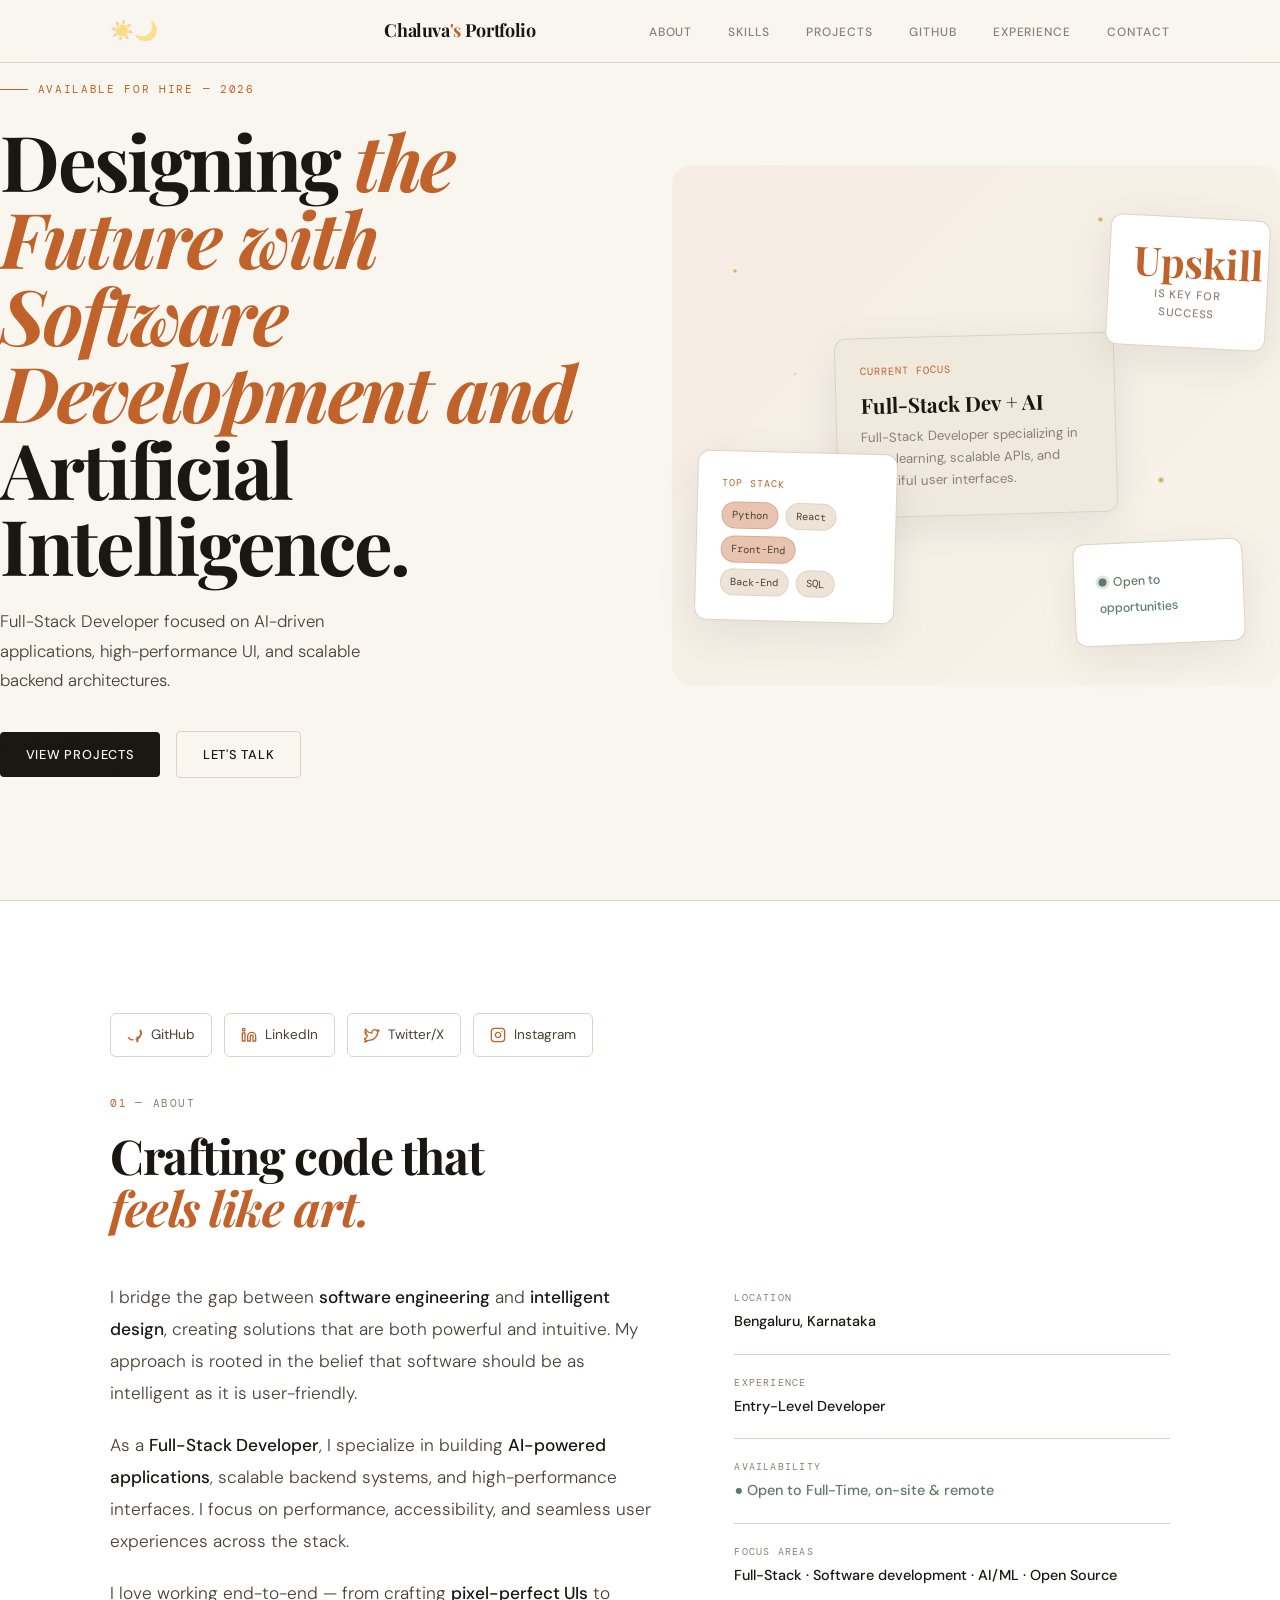
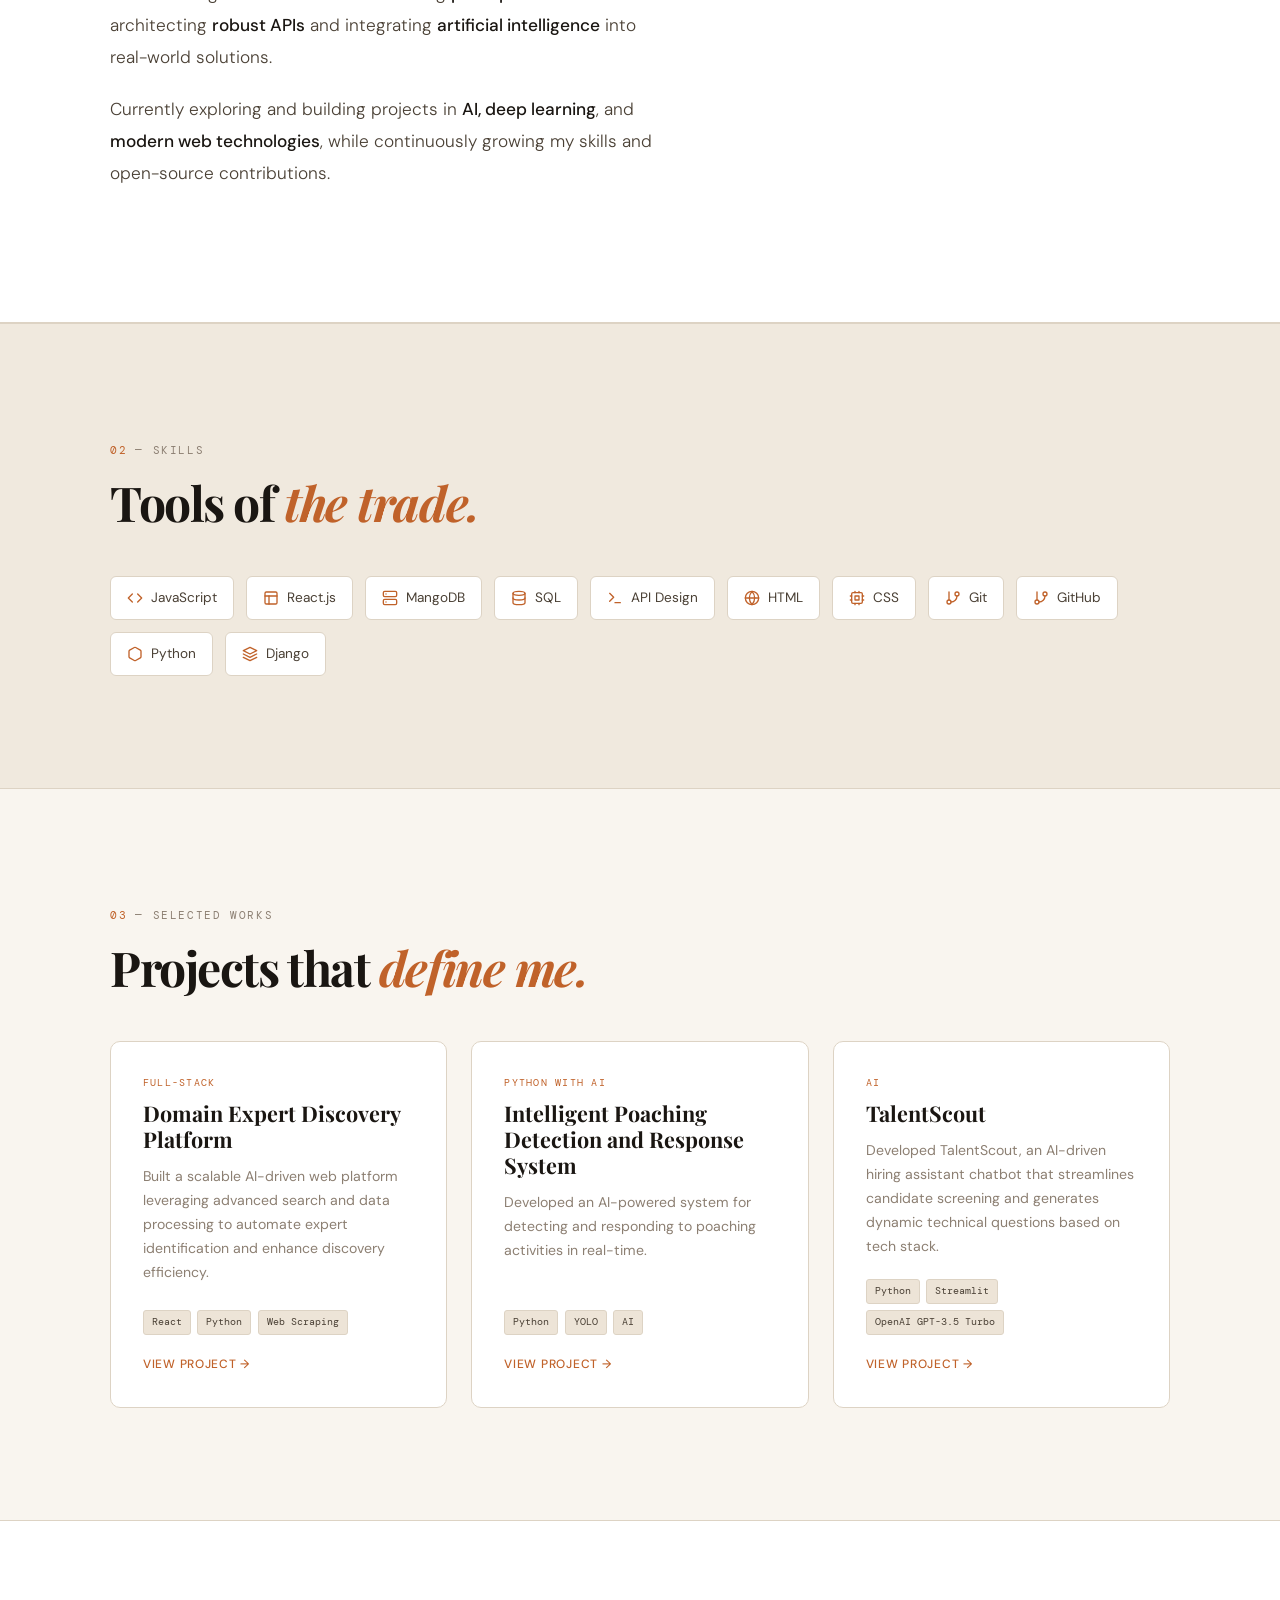
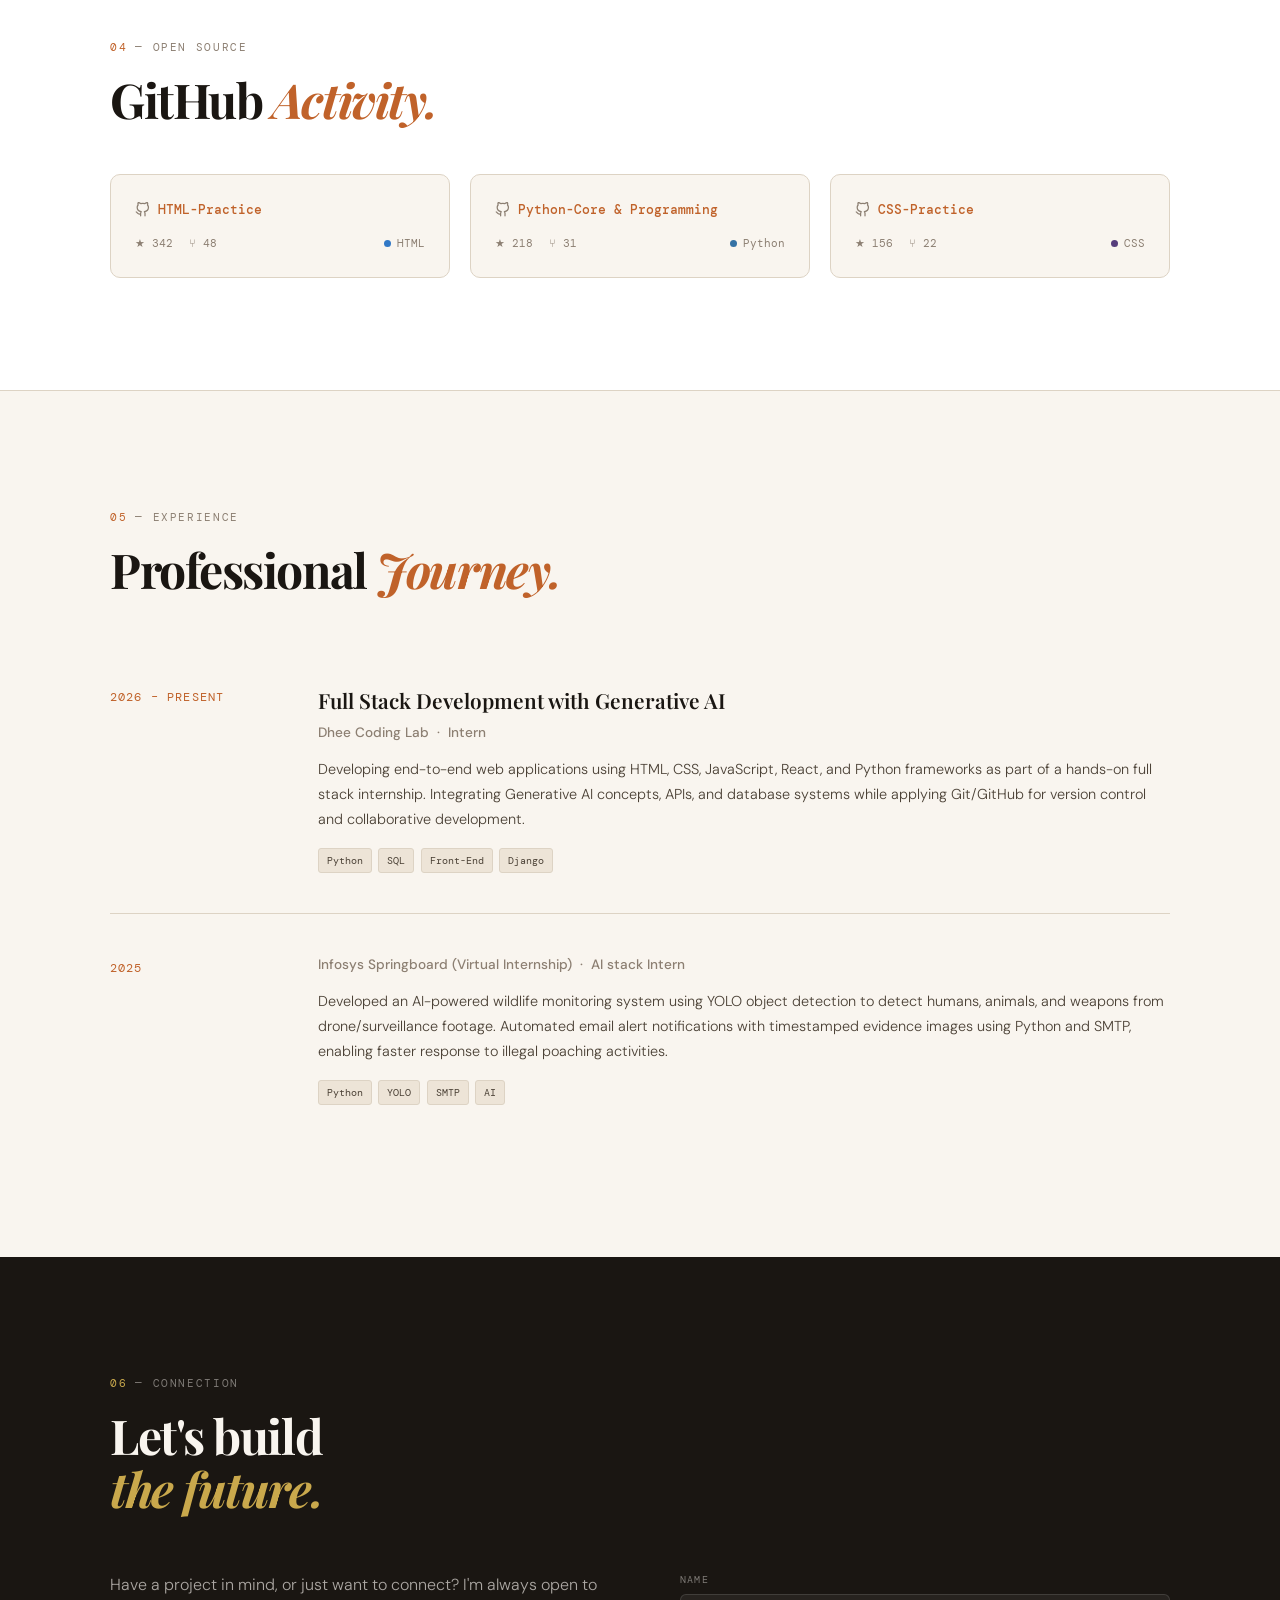
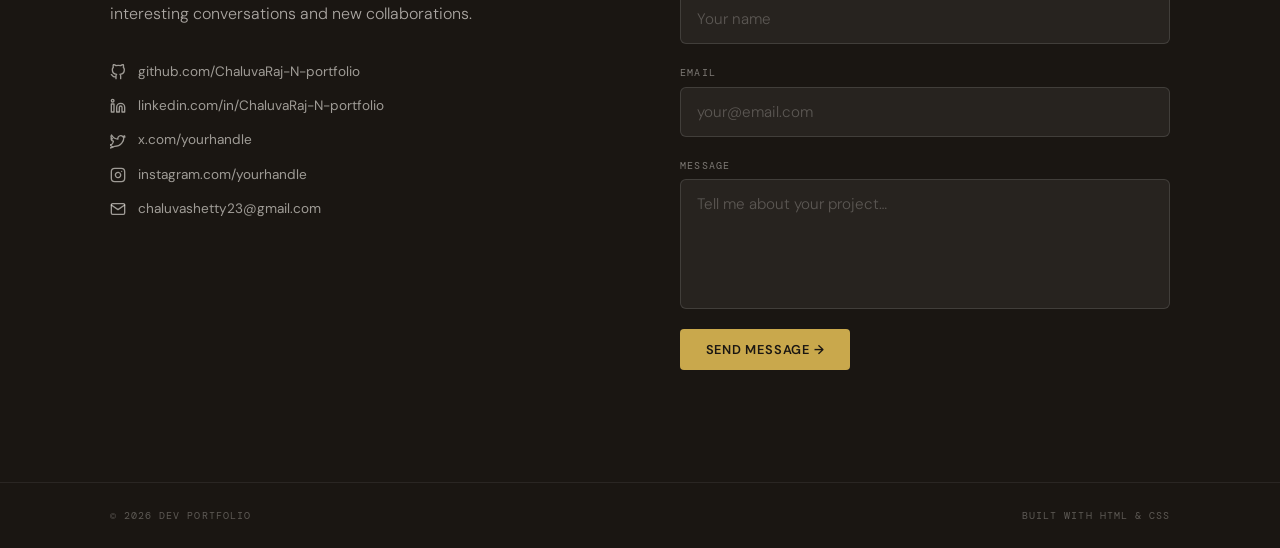
<file: Portfolio1.html>
<!DOCTYPE html>
<html lang="en">
<head>
  <meta charset="UTF-8">
  <meta name="viewport" content="width=device-width, initial-scale=1.0">
  <title>Portfolio — 2026</title>
  <link href="https://fonts.googleapis.com/css2?family=Playfair+Display:ital,wght@0,400;0,600;0,700;1,400;1,600&family=DM+Sans:ital,opsz,wght@0,9..40,300;0,9..40,400;0,9..40,500;1,9..40,300&family=DM+Mono:wght@400;500&display=swap" rel="stylesheet">
  <style>
   
:root {
      --cream: #f9f5ef;
      --cream-dark: #f0e9de;
      --cream-mid: #ede4d7;
      --ink: #1a1612;
      --ink-soft: #4a4035;
      --ink-muted: #8c7f72;
      --rust: #c0622a;
      --sage: #5c7a6a;
      --gold: #c9a84c;
      --blush: #e8c4b0;
      --border: #ddd3c4;
      --shadow: rgba(26,22,18,0.08);
      --ff-display: 'Playfair Display', Georgia, serif;
      --ff-body: 'DM Sans', sans-serif;
      --ff-mono: 'DM Mono', monospace;
      --ease: cubic-bezier(0.25, 0, 0, 1);
    }

    [data-theme="dark"] {
      --cream: #0f0e0d;
      --cream-dark: #1a1714;
      --cream-mid: #25221f;
      --ink: #f5f3ed;
      --ink-soft: #e0ded3;
      --ink-muted: #b8b2a8;
      --border: #403e38;
      --shadow: rgba(15,14,13,0.4);
      --blush: #4a3d33;
    }

    *, *::before, *::after { margin: 0; padding: 0; box-sizing: border-box; }

    html {
      scroll-behavior: smooth;
      background: var(--cream);
      color: var(--ink);
      font-family: var(--ff-body);
      font-size: 16px;
    }

    body {
      line-height: 1.65;
      overflow-x: hidden;
      -webkit-font-smoothing: antialiased;
    }

    a { color: inherit; text-decoration: none; }

    /* ===== NOISE TEXTURE OVERLAY ===== */
    body::before {
      content: '';
      position: fixed;
      inset: 0;
      background-image: url("data:image/svg+xml,%3Csvg viewBox='0 0 256 256' xmlns='http://www.w3.org/2000/svg'%3E%3Cfilter id='noise'%3E%3CfeTurbulence type='fractalNoise' baseFrequency='0.9' numOctaves='4' stitchTiles='stitch'/%3E%3C/filter%3E%3Crect width='100%25' height='100%25' filter='url(%23noise)' opacity='0.04'/%3E%3C/svg%3E");
      pointer-events: none;
      z-index: 9999;
      opacity: 0.35;
      mix-blend-mode: overlay;
    }

    /* CSS Particles for Hero */
    .particles {
      position: absolute;
      inset: 0;
      overflow: hidden;
      pointer-events: none;
    }

    .particle {
      position: absolute;
      background: radial-gradient(circle, var(--gold) 10%, transparent);
      border-radius: 50%;
      animation: float 20s infinite linear;
    }

    .p1 { width: 4px; height: 4px; top: 20%; left: 10%; animation-duration: 25s; animation-delay: 0s; }
    .p2 { width: 6px; height: 6px; top: 60%; left: 80%; animation-duration: 30s; animation-delay: -5s; }
    .p3 { width: 3px; height: 3px; top: 80%; left: 30%; animation-duration: 22s; animation-delay: -10s; }
    .p4 { width: 5px; height: 5px; top: 10%; left: 70%; animation-duration: 28s; animation-delay: -15s; }
    .p5 { width: 2px; height: 2px; top: 40%; left: 20%; animation-duration: 18s; animation-delay: -20s; }

    @keyframes float {
      0% { transform: translateY(100vh) rotate(0deg); opacity: 0; }
      10% { opacity: 1; }
      90% { opacity: 1; }
      100% { transform: translateY(-100vh) rotate(360deg); opacity: 0; }
    }

    /* Dark mode toggle */
    .dark-toggle {
      position: relative;
      display: flex;
      align-items: center;
      cursor: pointer;
      z-index: 101;
    }

    .dark-toggle input {
      opacity: 0;
      position: absolute;
    }

    .dark-toggle span {
      font-size: 1.2rem;
      transition: opacity 0.3s ease;
    }

    .dark-toggle input:checked ~ .toggle-moon { opacity: 1; }
    .dark-toggle input:not(:checked) ~ .toggle-sun { opacity: 1; }
    .toggle-sun, .toggle-moon { opacity: 0.5; }

    #dark-mode:checked ~ * [data-theme="dark"] { display: block; }
    /* Note: Full dark mode via attribute selector in CSS */

    /* ===== LAYOUT ===== */
    .container {
      max-width: 1140px;
      margin: 0 auto;
      padding: 0 2.5rem;
    }

    /* ===== ANIMATIONS ===== */
    @keyframes fadeUp {
      from { opacity: 0; transform: translateY(24px); }
      to   { opacity: 1; transform: translateY(0); }
    }

    .anim { animation: fadeUp 0.75s var(--ease) both; }
    .d1 { animation-delay: 0.05s; }
    .d2 { animation-delay: 0.15s; }
    .d3 { animation-delay: 0.25s; }
    .d4 { animation-delay: 0.35s; }
    .d5 { animation-delay: 0.45s; }
    .d6 { animation-delay: 0.60s; }
    .d7 { animation-delay: 0.75s; }

    /* ===== NAVBAR ===== */
    .nav {
      position: fixed;
      top: 0; left: 0; right: 0;
      z-index: 100;
      background: rgba(249,245,239,0.88);
      backdrop-filter: blur(14px);
      -webkit-backdrop-filter: blur(14px);
      border-bottom: 1px solid var(--border);
    }

    .nav .container {
      display: flex;
      align-items: center;
      justify-content: space-between;
      height: 62px;
    }

    .nav-brand {
      font-family: var(--ff-display);
      font-size: 1.125rem;
      font-weight: 700;
      letter-spacing: -0.02em;
      color: var(--ink);
    }

    .nav-brand span {
      color: var(--rust);
    }

    .nav-links {
      display: flex;
      align-items: center;
      gap: 2.25rem;
      list-style: none;
    }

    .nav-links a {
      font-size: 0.75rem;
      font-weight: 500;
      letter-spacing: 0.08em;
      text-transform: uppercase;
      color: var(--ink-muted);
      transition: color 0.25s;
      position: relative;
    }

    .nav-links a::after {
      content: '';
      position: absolute;
      bottom: -2px; left: 0;
      width: 0; height: 1px;
      background: var(--rust);
      transition: width 0.3s var(--ease);
    }

    .nav-links a:hover { color: var(--ink); }
    .nav-links a:hover::after { width: 100%; }

    /* ===== HERO ===== */
    .hero {
      min-height: 100vh;
      display: grid;
      grid-template-columns: 1fr 1fr;
      align-items: center;
      gap: 4rem;
      padding-top: 62px;
    }

    .hero-left { padding: 0; }

    .hero-eyebrow {
      display: inline-flex;
      align-items: center;
      gap: 0.6rem;
      font-family: var(--ff-mono);
      font-size: 0.7rem;
      letter-spacing: 0.15em;
      text-transform: uppercase;
      color: var(--rust);
      margin-bottom: 1.5rem;
    }

    .hero-eyebrow::before {
      content: '';
      width: 28px;
      height: 1px;
      background: var(--rust);
      display: inline-block;
    }

    .hero-title {
      font-family: var(--ff-display);
      font-size: clamp(3.25rem, 6vw, 5.5rem);
      font-weight: 700;
      line-height: 1.0;
      letter-spacing: -0.03em;
      color: var(--ink);
      margin-bottom: 1.5rem;
    }

    .hero-title em {
      font-style: italic;
      color: var(--rust);
    }

    .hero-sub {
      font-size: 1.05rem;
      color: var(--ink-soft);
      max-width: 420px;
      line-height: 1.75;
      font-weight: 300;
      margin-bottom: 2.25rem;
    }

    .hero-ctas {
      display: flex;
      gap: 1rem;
      align-items: center;
      flex-wrap: wrap;
    }

    .btn {
      display: inline-flex;
      align-items: center;
      gap: 0.5rem;
      padding: 0.75rem 1.6rem;
      border-radius: 4px;
      font-size: 0.8rem;
      font-weight: 500;
      letter-spacing: 0.06em;
      text-transform: uppercase;
      cursor: pointer;
      border: none;
      transition: all 0.25s var(--ease);
      font-family: var(--ff-body);
    }

    .btn-primary {
      background: var(--ink);
      color: var(--cream);
    }

    .btn-primary:hover {
      background: var(--rust);
      transform: translateY(-2px);
      box-shadow: 0 8px 24px rgba(192,98,42,0.3);
    }

    .btn-ghost {
      background: transparent;
      color: var(--ink);
      border: 1.5px solid var(--border);
    }

    .btn-ghost:hover {
      border-color: var(--ink);
      transform: translateY(-2px);
    }

    /* Hero Right — decorative card cluster */
    .hero-right {
      position: relative;
      height: 520px;
      display: flex;
      align-items: center;
      justify-content: center;
      perspective: 1000px;
    }

    .hero-right::before {
      content: '';
      position: absolute;
      inset: 0;
      background: linear-gradient(135deg, rgba(192,98,42,0.05), rgba(201,168,76,0.03));
      border-radius: 20px;
      z-index: -1;
      animation: subtlePulse 4s ease-in-out infinite;
    }

    @keyframes subtlePulse {
      0%, 100% { opacity: 0.6; transform: scale(1); }
      50% { opacity: 1; transform: scale(1.02); }
    }

    .hero-card {
      position: absolute;
      background: white;
      border: 1px solid var(--border);
      border-radius: 12px;
      padding: 1.5rem;
      box-shadow: 0 12px 40px var(--shadow);
    }

    .hc-main {
      width: 280px;
      top: 50%; left: 50%;
      transform: translate(-50%, -50%) rotate(-1.5deg);
      background: var(--cream-dark);
      z-index: 3;
    }

    .hc-main .hc-label {
      font-family: var(--ff-mono);
      font-size: 0.65rem;
      letter-spacing: 0.1em;
      text-transform: uppercase;
      color: var(--rust);
      margin-bottom: 0.75rem;
    }

    .hc-main h3 {
      font-family: var(--ff-display);
      font-size: 1.3rem;
      line-height: 1.3;
      margin-bottom: 0.5rem;
    }

    .hc-main p {
      font-size: 0.825rem;
      color: var(--ink-muted);
    }

    .hc-stat {
      width: 160px;
      top: 10%; right: 2%;
      transform: rotate(3deg);
      z-index: 4;
      text-align: center;
    }

    .hc-stat .big-num {
      font-family: var(--ff-display);
      font-size: 2.5rem;
      font-weight: 700;
      color: var(--rust);
      line-height: 1;
    }

    .hc-stat .big-label {
      font-size: 0.7rem;
      font-weight: 500;
      text-transform: uppercase;
      letter-spacing: 0.08em;
      color: var(--ink-muted);
      margin-top: 0.25rem;
    }

    .hc-skill {
      width: 200px;
      bottom: 12%; left: 4%;
      transform: rotate(1.5deg);
      z-index: 4;
    }

    .hc-skill .pill-row {
      display: flex;
      flex-wrap: wrap;
      gap: 0.4rem;
    }

    .pill {
      font-family: var(--ff-mono);
      font-size: 0.65rem;
      padding: 0.25rem 0.6rem;
      border-radius: 100px;
      background: var(--cream-mid);
      color: var(--ink-soft);
      border: 1px solid var(--border);
    }

    .pill.accent { background: var(--blush); border-color: #d9a890; }

    .hc-avail {
      width: 170px;
      bottom: 8%; right: 6%;
      transform: rotate(-2.5deg);
      z-index: 2;
    }

    .avail-dot {
      width: 8px; height: 8px;
      border-radius: 50%;
      background: var(--sage);
      display: inline-block;
      margin-right: 6px;
      box-shadow: 0 0 0 3px rgba(92,122,106,0.2);
      animation: pulse 2s infinite;
    }

    @keyframes pulse {
      0%, 100% { box-shadow: 0 0 0 3px rgba(92,122,106,0.2); }
      50% { box-shadow: 0 0 0 6px rgba(92,122,106,0.1); }
    }

    .avail-text {
      font-size: 0.78rem;
      color: var(--sage);
      font-weight: 500;
    }

    /* ===== SECTION BASE ===== */
    section {
      padding: 7rem 0;
    }

    .section-label {
      display: inline-flex;
      align-items: center;
      gap: 0.5rem;
      font-family: var(--ff-mono);
      font-size: 0.68rem;
      letter-spacing: 0.15em;
      text-transform: uppercase;
      color: var(--ink-muted);
      margin-bottom: 1rem;
    }

    .section-label .num {
      color: var(--rust);
    }

    .section-title {
      font-family: var(--ff-display);
      font-size: clamp(2rem, 4vw, 3rem);
      font-weight: 700;
      line-height: 1.1;
      letter-spacing: -0.03em;
      color: var(--ink);
    }

    .section-title em { font-style: italic; color: var(--rust); }

    hr.divider {
      border: none;
      border-top: 1px solid var(--border);
      margin: 0;
    }

    /* ===== ABOUT ===== */
    #about {
      background: white;
      border-top: 1px solid var(--border);
      border-bottom: 1px solid var(--border);
    }

    .about-layout {
      display: grid;
      grid-template-columns: 5fr 4fr;
      gap: 5rem;
      align-items: start;
      margin-top: 3rem;
    }

    .about-text p {
      font-size: 1.08rem;
      color: var(--ink-soft);
      line-height: 1.85;
      font-weight: 300;
      margin-bottom: 1.25rem;
    }

    .about-text p strong {
      font-weight: 500;
      color: var(--ink);
    }

    .about-aside {
      display: flex;
      flex-direction: column;
      gap: 1.25rem;
      padding-top: 0.5rem;
    }

    .info-row {
      display: flex;
      flex-direction: column;
      gap: 0.2rem;
      padding-bottom: 1.25rem;
      border-bottom: 1px solid var(--border);
    }

    .info-row:last-child { border-bottom: none; padding-bottom: 0; }

    .info-key {
      font-family: var(--ff-mono);
      font-size: 0.63rem;
      letter-spacing: 0.12em;
      text-transform: uppercase;
      color: var(--ink-muted);
    }

    .info-val {
      font-size: 0.9rem;
      color: var(--ink);
      font-weight: 500;
    }

    /* ===== SKILLS ===== */
    .skills-wrap {
      margin-top: 3rem;
      display: flex;
      flex-wrap: wrap;
      gap: 0.75rem;
    }

    .skill-chip {
      display: inline-flex;
      align-items: center;
      gap: 0.5rem;
      padding: 0.6rem 1rem;
      border: 1.5px solid var(--border);
      border-radius: 6px;
      background: white;
      font-size: 0.85rem;
      font-weight: 400;
      color: var(--ink-soft);
      cursor: default;
      transition: all 0.25s var(--ease);
    }

    .skill-chip:hover {
      border-color: var(--rust);
      color: var(--rust);
      transform: translateY(-3px);
      box-shadow: 0 6px 20px rgba(192,98,42,0.12);
    }

    .skill-chip svg {
      width: 16px; height: 16px;
      color: var(--rust);
      flex-shrink: 0;
    }

    /* ===== PROJECTS ===== */
    #projects { background: var(--cream); }

    .projects-grid {
      display: grid;
      grid-template-columns: repeat(3, 1fr);
      gap: 1.5rem;
      margin-top: 3rem;
    }

    .proj-card {
      background: white;
      border: 1px solid var(--border);
      border-radius: 10px;
      padding: 2rem;
      display: flex;
      flex-direction: column;
      transition: all 0.3s var(--ease);
      cursor: pointer;
      position: relative;
      overflow: hidden;
    }

    .proj-card::after {
      content: '';
      position: absolute;
      bottom: 0; left: 0;
      width: 100%; height: 3px;
      background: linear-gradient(90deg, var(--rust), var(--gold));
      transform: scaleX(0);
      transform-origin: left;
      transition: transform 0.35s var(--ease);
    }

    .proj-card:hover {
      transform: translateY(-6px);
      box-shadow: 0 16px 40px var(--shadow);
    }

    .proj-card:hover::after { transform: scaleX(1); }

    .proj-cat {
      font-family: var(--ff-mono);
      font-size: 0.65rem;
      text-transform: uppercase;
      letter-spacing: 0.12em;
      color: var(--rust);
      margin-bottom: 0.6rem;
    }

    .proj-card h3 {
      font-family: var(--ff-display);
      font-size: 1.35rem;
      line-height: 1.2;
      margin-bottom: 0.75rem;
      color: var(--ink);
    }

    .proj-card p {
      font-size: 0.88rem;
      color: var(--ink-muted);
      line-height: 1.7;
      flex: 1;
      margin-bottom: 1.25rem;
    }

    .proj-tags {
      display: flex;
      flex-wrap: wrap;
      gap: 0.4rem;
      margin-bottom: 1.25rem;
    }

    .ptag {
      font-family: var(--ff-mono);
      font-size: 0.63rem;
      padding: 0.2rem 0.5rem;
      border-radius: 3px;
      background: var(--cream-mid);
      color: var(--ink-soft);
      border: 1px solid var(--border);
    }

    .proj-link {
      font-size: 0.75rem;
      font-weight: 500;
      letter-spacing: 0.06em;
      text-transform: uppercase;
      color: var(--rust);
      display: inline-flex;
      align-items: center;
      gap: 0.4rem;
      transition: gap 0.2s;
    }

    .proj-card:hover .proj-link { gap: 0.7rem; }

    /* ===== GITHUB ===== */
    #github {
      background: white;
      border-top: 1px solid var(--border);
      border-bottom: 1px solid var(--border);
    }

    .repos-grid {
      display: grid;
      grid-template-columns: repeat(3, 1fr);
      gap: 1.25rem;
      margin-top: 3rem;
    }

    .repo-card {
      border: 1px solid var(--border);
      border-radius: 10px;
      padding: 1.5rem;
      background: var(--cream);
      transition: all 0.25s var(--ease);
      display: block;
    }

    .repo-card:hover {
      transform: translateY(-4px);
      box-shadow: 0 8px 24px var(--shadow);
      border-color: #c9b89e;
    }

    .repo-top {
      display: flex;
      align-items: center;
      gap: 0.5rem;
      margin-bottom: 0.9rem;
    }

    .repo-top svg {
      width: 15px; height: 15px;
      color: var(--ink-muted);
    }

    .repo-name {
      font-family: var(--ff-mono);
      font-size: 0.8rem;
      color: var(--rust);
      font-weight: 500;
    }

    .repo-card:hover .repo-name { text-decoration: underline; }

    .repo-meta {
      display: flex;
      align-items: center;
      gap: 1rem;
      font-family: var(--ff-mono);
      font-size: 0.7rem;
      color: var(--ink-muted);
    }

    .lang-dot {
      width: 7px; height: 7px;
      border-radius: 50%;
      display: inline-block;
    }

    .dot-ts { background: #3178c6; }
    .dot-py { background: #3572A5; }
    .dot-css { background: #563d7c; }

    /* ===== EXPERIENCE ===== */
    #experience { background: var(--cream); }

    .exp-list {
      margin-top: 3rem;
      display: flex;
      flex-direction: column;
      gap: 0;
    }

    .exp-row {
      display: grid;
      grid-template-columns: 160px 1fr;
      gap: 3rem;
      padding: 2.5rem 0;
      border-bottom: 1px solid var(--border);
      transition: background 0.2s;
    }

    .exp-row:last-child { border-bottom: none; }

    .exp-year {
      font-family: var(--ff-mono);
      font-size: 0.72rem;
      letter-spacing: 0.1em;
      text-transform: uppercase;
      color: var(--rust);
      padding-top: 0.3rem;
    }

    .exp-role {
      font-family: var(--ff-display);
      font-size: 1.3rem;
      font-weight: 600;
      margin-bottom: 0.3rem;
      color: var(--ink);
    }

    .exp-company {
      font-size: 0.85rem;
      color: var(--ink-muted);
      margin-bottom: 0.75rem;
      font-weight: 500;
    }

    .exp-desc {
      font-size: 0.9rem;
      color: var(--ink-soft);
      line-height: 1.75;
      font-weight: 300;
      margin-bottom: 1rem;
    }

    .exp-tags {
      display: flex;
      flex-wrap: wrap;
      gap: 0.4rem;
    }

    /* ===== CONTACT ===== */
    #contact {
      background: var(--ink);
      color: var(--cream);
    }

    #contact .section-label { color: rgba(249,245,239,0.45); }
    #contact .section-label .num { color: var(--gold); }
    #contact .section-title { color: var(--cream); }
    #contact .section-title em { color: var(--gold); }

    .contact-layout {
      display: grid;
      grid-template-columns: 1fr 1fr;
      gap: 5rem;
      align-items: start;
      margin-top: 3.5rem;
    }

    .contact-intro {
      font-size: 1.0rem;
      color: rgba(249,245,239,0.65);
      line-height: 1.8;
      font-weight: 300;
      margin-bottom: 2rem;
    }

    .contact-social {
      display: flex;
      flex-direction: column;
      gap: 0.75rem;
    }

    .social-link {
      display: inline-flex;
      align-items: center;
      gap: 0.75rem;
      font-size: 0.85rem;
      color: rgba(249,245,239,0.6);
      transition: color 0.2s;
      font-weight: 400;
    }

    .social-link:hover { color: var(--gold); }

    .social-link svg { width: 16px; height: 16px; }

    .contact-form {
      display: flex;
      flex-direction: column;
      gap: 1.25rem;
    }

    .form-field {
      display: flex;
      flex-direction: column;
      gap: 0.35rem;
    }

    .form-field label {
      font-family: var(--ff-mono);
      font-size: 0.65rem;
      letter-spacing: 0.12em;
      text-transform: uppercase;
      color: rgba(249,245,239,0.45);
    }

    .form-field input,
    .form-field textarea {
      background: rgba(255,255,255,0.06);
      border: 1px solid rgba(255,255,255,0.12);
      border-radius: 6px;
      padding: 0.875rem 1rem;
      color: var(--cream);
      font-family: var(--ff-body);
      font-size: 0.95rem;
      font-weight: 300;
      transition: border-color 0.25s;
      width: 100%;
    }

    .form-field input::placeholder,
    .form-field textarea::placeholder {
      color: rgba(249,245,239,0.25);
    }

    .form-field input:focus,
    .form-field textarea:focus {
      outline: none;
      border-color: var(--gold);
    }

    .form-field textarea { resize: none; }

    .btn-send {
      background: var(--gold);
      color: var(--ink);
      font-weight: 600;
      align-self: flex-start;
    }

    .btn-send:hover {
      background: #d4b460;
      transform: translateY(-2px);
      box-shadow: 0 8px 24px rgba(201,168,76,0.35);
    }

    /* ===== FOOTER ===== */
    footer {
      background: var(--ink);
      border-top: 1px solid rgba(255,255,255,0.07);
      padding: 1.5rem 0;
    }

    .footer-inner {
      display: flex;
      align-items: center;
      justify-content: space-between;
    }

    .footer-inner span {
      font-family: var(--ff-mono);
      font-size: 0.65rem;
      letter-spacing: 0.1em;
      text-transform: uppercase;
      color: rgba(249,245,239,0.3);
    }

    /* ===== RESPONSIVE ===== */
    @media (max-width: 900px) {
      .hero { grid-template-columns: 1fr; min-height: auto; padding-top: 100px; gap: 3rem; padding-bottom: 4rem; }
      .hero-right { height: 300px; }
      .about-layout { grid-template-columns: 1fr; gap: 2.5rem; }
      .projects-grid, .repos-grid { grid-template-columns: 1fr 1fr; }
      .contact-layout { grid-template-columns: 1fr; gap: 3rem; }
      .exp-row { grid-template-columns: 1fr; gap: 0.5rem; }
    }

    @media (max-width: 600px) {
      .container { padding: 0 1.25rem; }
      .projects-grid, .repos-grid { grid-template-columns: 1fr; }
      .nav-links { display: none; }
      .hero-title { font-size: 2.75rem; }
    }
  </style>
</head>
<body>

  <!-- NAV -->
<nav class="nav">
    <div class="container">
      <!-- Dark Mode Toggle -->
      <label class="dark-toggle" for="dark-mode">
        <span class="toggle-sun">☀️</span>
        <span class="toggle-moon">🌙</span>
        <input type="checkbox" id="dark-mode" title="Toggle Dark Mode">
        
      </label>
      <!-- Mobile Menu Toggle -->
      <label class="mobile-toggle" for="mobile-menu">
        <span></span>
        <span></span>
        <span></span>
      </label>
      <a href="#hero" class="nav-brand">Chaluva<span>'s</span> Portfolio</a>
      <ul class="nav-links">
        <li><a href="#about">About</a></li>
        <li><a href="#skills">Skills</a></li>
        <li><a href="#projects">Projects</a></li>
        <li><a href="#github">GitHub</a></li>
        <li><a href="#experience">Experience</a></li>
        <li><a href="#contact">Contact</a></li>
      </ul>
    </div>
  </nav>

  <!-- HERO -->
  <section class="hero">
    <div class="container" style="display:contents;">
      <div class="hero-left container" style="padding-top:0; padding-bottom:0;">
        <div class="hero-eyebrow anim d1">Available for Hire — 2026</div>
        <h1 class="hero-title anim d2">Designing <em>the Future with <br>Software Development and</em><br>Artificial Intelligence.</h1>
        <p class="hero-sub anim d3">Full-Stack Developer focused on AI-driven applications, high-performance UI, and scalable backend architectures.</p>
        <div class="hero-ctas anim d4">
          <a href="#projects" class="btn btn-primary">View Projects</a>
          <a href="#contact" class="btn btn-ghost">Let's Talk</a>
        </div>
      </div>
      <div class="hero-right anim d5">
        <div class="particles">
          <div class="particle p1"></div>
          <div class="particle p2"></div>
          <div class="particle p3"></div>
          <div class="particle p4"></div>
          <div class="particle p5"></div>
        </div>
        <!-- Floating Cards with Parallax -->
        <div class="hero-card hc-main" style="transition: transform 0.6s cubic-bezier(0.25,0.46,0.45,0.94);">
          <div class="hc-label">Current Focus</div>
          <h3>Full-Stack Dev + AI</h3>
          <p>Full-Stack Developer specializing in deep learning, scalable APIs, and beautiful user interfaces.</p>
        </div>
        <div class="hero-card hc-stat" style="transition: transform 0.6s cubic-bezier(0.25,0.46,0.45,0.94);">
          <div class="big-num">Upskill</div>
          <div class="big-label">is key for success</div>
        </div>
        <div class="hero-card hc-skill" style="transition: transform 0.6s cubic-bezier(0.25,0.46,0.45,0.94);">
          <div class="hc-label" style="font-family:var(--ff-mono);font-size:.62rem;letter-spacing:.1em;text-transform:uppercase;color:var(--rust);margin-bottom:.6rem;">Top Stack</div>
          <div class="pill-row">
            <span class="pill accent">Python</span>
            <span class="pill">React</span>
            <span class="pill accent">Front-End</span>
            <span class="pill">Back-End</span>
            <span class="pill">SQL</span>
          </div>
        </div>
        <div class="hero-card hc-avail" style="transition: transform 0.6s cubic-bezier(0.25,0.46,0.45,0.94);">
          <span class="avail-dot"></span><span class="avail-text">Open to opportunities</span>
        </div>
      </div>
    </div>
  </section>

  <!-- ABOUT -->
  <section id="about">
    <div class="container">
      <div class="social-chips" style="display: flex; gap: 0.75rem; margin-bottom: 2rem; flex-wrap: wrap;">
        <a href="#" class="skill-chip" style="text-decoration: none;">
          <svg xmlns="http://www.w3.org/2000/svg" viewBox="0 0 24 24" fill="none" stroke="currentColor" stroke-width="2" stroke-linecap="round" stroke-linejoin="round"><path d="M9 19c-5 1.5-5-2.5-7-3m14 6v-3.87a3.37 3.37 0 0 0-.94-2.61c3.14-.35 6.44-1.54 6.44-7A5.44 5.44 0 0 0 20 4.77a5.07 5.07 0 0 0-.09 1.91 5.07 5.07 0 0 0 1.82 3.23A5.44 5.44 0 0 0 20 11.23c0 5.42-3.3 6.61-6.44 7A3.37 3.37 0 0 0 15 18.13V22"/></svg>
          GitHub
        </a>
        <a href="#" class="skill-chip" style="text-decoration: none;">
          <svg xmlns="http://www.w3.org/2000/svg" viewBox="0 0 24 24" fill="none" stroke="currentColor" stroke-width="2" stroke-linecap="round" stroke-linejoin="round"><path d="M16 8a6 6 0 0 1 6 6v7h-4v-7a2 2 0 0 0-2-2 2 2 0 0 0-2 2v7h-4v-7a6 6 0 0 1 6-6z"/><rect x="2" y="9" width="4" height="12"/><circle cx="4" cy="4" r="2"/></svg>
          LinkedIn
        </a>
        <a href="https://x.com/yourhandle" class="skill-chip" style="text-decoration: none;">
          <svg xmlns="http://www.w3.org/2000/svg" viewBox="0 0 24 24" fill="none" stroke="currentColor" stroke-width="2" stroke-linecap="round" stroke-linejoin="round"><path d="M22.46 6c-.77.35-1.6.58-2.46.69a4.3 4.3 0 0 0 1.88-2.38 8.6 8.6 0 0 1-2.72 1.04 4.28 4.28 0 0 0-7.28 3.91A12.12 12.12 0 0 1 2.31 3a4.27 4.27 0 0 0 1.32 5.7 4.27 4.27 0 0 1-1.94-.54v.05a4.28 4.28 0 0 0 3.43 4.2A8.6 8.6 0 0 1 2.2 17.65a8.63 8.63 0 0 1-1.95-.24 4.28 4.28 0 0 0 4.1 2.97 8.58 8.58 0 0 1-5.5 1.9c-.66 0-1.3-.04-1.94-.11A12.14 12.14 0 0 0 7.07 20c8.96 0 13.86-7.42 13.86-13.86 0-.21 0-.42-.01-.63A9.85 9.85 0 0 0 22.46 6z"/></svg>
          Twitter/X
        </a>
        <a href="https://instagram.com/yourhandle" class="skill-chip" style="text-decoration: none;">
          <svg xmlns="http://www.w3.org/2000/svg" viewBox="0 0 24 24" fill="none" stroke="currentColor" stroke-width="2" stroke-linecap="round" stroke-linejoin="round"><rect x="2" y="2" width="20" height="20" rx="5" ry="5"/><path d="M16 11.37A4 4 0 1 1 12.63 8 4 4 0 0 1 16 11.37z"/><line x1="17.5" y1="6.5" x2="17.51" y2="6.5"/></svg>
          Instagram
        </a>
      </div>
      <div class="section-label"><span class="num">01</span> — About</div>
      <h2 class="section-title">Crafting code that<br><em>feels like art.</em></h2>
      <div class="about-layout">
        <div class="about-text">
          <p>I bridge the gap between <strong>software engineering</strong> and <strong>intelligent design</strong>, creating solutions that are both powerful and intuitive. My approach is rooted in the belief that software should be as intelligent as it is user-friendly.</p>
<p>As a <strong>Full-Stack Developer</strong>, I specialize in building <strong>AI-powered applications</strong>, scalable backend systems, and high-performance interfaces. I focus on performance, accessibility, and seamless user experiences across the stack.</p>
<p>I love working end-to-end — from crafting <strong>pixel-perfect UIs</strong> to architecting <strong>robust APIs</strong> and integrating <strong>artificial intelligence</strong> into real-world solutions.</p>
<p>Currently exploring and building projects in <strong>AI, deep learning</strong>, and <strong>modern web technologies</strong>, while continuously growing my skills and open-source contributions.</p>
        </div>
        <div class="about-aside">
          <div class="info-row">
            <span class="info-key">Location</span>
            <span class="info-val">Bengaluru, Karnataka</span>
          </div>
          <div class="info-row">
            <span class="info-key">Experience</span>
            <span class="info-val">Entry-Level Developer</span>
          </div>
          <div class="info-row">
            <span class="info-key">Availability</span>
            <span class="info-val" style="color:var(--sage);">● Open to Full-Time, on-site & remote </span>
          </div>
          <div class="info-row">
            <span class="info-key">Focus Areas</span>
            <span class="info-val">Full-Stack · Software development · AI/ML · Open Source</span>
          </div>
        </div>
      </div>
    </div>
  </section>

  <!-- SKILLS -->
  <section id="skills" style="background:var(--cream-dark); border-top:1px solid var(--border); border-bottom:1px solid var(--border);">
    <div class="container">
      <div class="section-label"><span class="num">02</span> — Skills</div>
      <h2 class="section-title">Tools of <em>the trade.</em></h2>
      <div class="skills-wrap">
        <div class="skill-chip">
          <svg xmlns="http://www.w3.org/2000/svg" viewBox="0 0 24 24" fill="none" stroke="currentColor" stroke-width="2" stroke-linecap="round" stroke-linejoin="round"><polyline points="16 18 22 12 16 6"/><polyline points="8 6 2 12 8 18"/></svg>
          JavaScript
        </div>
        <div class="skill-chip">
          <svg xmlns="http://www.w3.org/2000/svg" viewBox="0 0 24 24" fill="none" stroke="currentColor" stroke-width="2" stroke-linecap="round" stroke-linejoin="round"><rect x="3" y="3" width="18" height="18" rx="2"/><path d="M3 9h18"/><path d="M9 21V9"/></svg>
          React.js
        </div>
        <div class="skill-chip">
          <svg xmlns="http://www.w3.org/2000/svg" viewBox="0 0 24 24" fill="none" stroke="currentColor" stroke-width="2" stroke-linecap="round" stroke-linejoin="round"><rect x="2" y="2" width="20" height="8" rx="2"/><rect x="2" y="14" width="20" height="8" rx="2"/><line x1="6" y1="6" x2="6.01" y2="6"/><line x1="6" y1="18" x2="6.01" y2="18"/></svg>
          MangoDB
        </div>
        <div class="skill-chip">
          <svg xmlns="http://www.w3.org/2000/svg" viewBox="0 0 24 24" fill="none" stroke="currentColor" stroke-width="2" stroke-linecap="round" stroke-linejoin="round"><ellipse cx="12" cy="5" rx="9" ry="3"/><path d="M21 12c0 1.66-4 3-9 3s-9-1.34-9-3"/><path d="M3 5v14c0 1.66 4 3 9 3s9-1.34 9-3V5"/></svg>
          SQL
        </div>
        <div class="skill-chip">
          <svg xmlns="http://www.w3.org/2000/svg" viewBox="0 0 24 24" fill="none" stroke="currentColor" stroke-width="2" stroke-linecap="round" stroke-linejoin="round"><polyline points="4 17 10 11 4 5"/><line x1="12" y1="19" x2="20" y2="19"/></svg>
          API Design
        </div>
        <div class="skill-chip">
          <svg xmlns="http://www.w3.org/2000/svg" viewBox="0 0 24 24" fill="none" stroke="currentColor" stroke-width="2" stroke-linecap="round" stroke-linejoin="round"><circle cx="12" cy="12" r="10"/><line x1="2" y1="12" x2="22" y2="12"/><path d="M12 2a15.3 15.3 0 0 1 4 10 15.3 15.3 0 0 1-4 10 15.3 15.3 0 0 1-4-10 15.3 15.3 0 0 1 4-10z"/></svg>
          HTML
        </div>
        <div class="skill-chip">
          <svg xmlns="http://www.w3.org/2000/svg" viewBox="0 0 24 24" fill="none" stroke="currentColor" stroke-width="2" stroke-linecap="round" stroke-linejoin="round"><rect x="4" y="4" width="16" height="16" rx="2"/><rect x="9" y="9" width="6" height="6"/><path d="M15 2v2M15 20v2M2 15h2M2 9h2M20 15h2M20 9h2M9 2v2M9 20v2"/></svg>
          CSS
        </div>
        <div class="skill-chip">
          <svg xmlns="http://www.w3.org/2000/svg" viewBox="0 0 24 24" fill="none" stroke="currentColor" stroke-width="2" stroke-linecap="round" stroke-linejoin="round"><line x1="6" y1="3" x2="6" y2="15"/><circle cx="18" cy="6" r="3"/><circle cx="6" cy="18" r="3"/><path d="M18 9a9 9 0 0 1-9 9"/></svg>
          Git
        </div>
         <div class="skill-chip">
          <svg xmlns="http://www.w3.org/2000/svg" viewBox="0 0 24 24" fill="none" stroke="currentColor" stroke-width="2" stroke-linecap="round" stroke-linejoin="round"><line x1="6" y1="3" x2="6" y2="15"/><circle cx="18" cy="6" r="3"/><circle cx="6" cy="18" r="3"/><path d="M18 9a9 9 0 0 1-9 9"/></svg>
          GitHub
        </div>
        <div class="skill-chip">
          <svg xmlns="http://www.w3.org/2000/svg" viewBox="0 0 24 24" fill="none" stroke="currentColor" stroke-width="2" stroke-linecap="round" stroke-linejoin="round"><path d="M21 16V8a2 2 0 0 0-1-1.73l-7-4a2 2 0 0 0-2 0l-7 4A2 2 0 0 0 3 8v8a2 2 0 0 0 1 1.73l7 4a2 2 0 0 0 2 0l7-4A2 2 0 0 0 21 16z"/></svg>
          Python
        </div>
        <div class="skill-chip">
          <svg xmlns="http://www.w3.org/2000/svg" viewBox="0 0 24 24" fill="none" stroke="currentColor" stroke-width="2" stroke-linecap="round" stroke-linejoin="round"><path d="M12 2L2 7l10 5 10-5-10-5z"/><path d="M2 17l10 5 10-5"/><path d="M2 12l10 5 10-5"/></svg>
          Django
        </div>
      </div>
    </div>
  </section>

  <!-- PROJECTS -->
  <section id="projects">
    <div class="container">
      <div class="section-label"><span class="num">03</span> — Selected Works</div>
      <h2 class="section-title">Projects that <em>define me.</em></h2>
      <div class="projects-grid">
        <div class="proj-card">
          <div class="proj-cat">full-stack</div>
          <h3>Domain Expert Discovery Platform</h3>
          <p>Built a scalable AI-driven web platform leveraging advanced search and data processing to automate expert identification and enhance discovery efficiency.</p>
          <div class="proj-tags">
            <span class="ptag">React</span>
            <span class="ptag">Python</span>
            <span class="ptag">Web Scraping</span>
          </div>
          <span class="proj-link">View Project →</span>
        </div>
        <div class="proj-card">
          <div class="proj-cat">Python with AI</div>
          <h3>Intelligent Poaching Detection and Response System </h3>
          <p>Developed an AI-powered system for detecting and responding to poaching activities in real-time.</p>
          <div class="proj-tags">
            <span class="ptag">Python</span>
            <span class="ptag">YOLO</span>
            <span class="ptag">AI</span>
          </div>
          <span class="proj-link">View Project →</span>
        </div>
        <div class="proj-card">
          <div class="proj-cat">AI</div>
          <h3>TalentScout</h3>
          <p>Developed TalentScout, an AI-driven hiring assistant chatbot that streamlines candidate screening and generates dynamic technical questions based on tech stack.</p>
          <div class="proj-tags">
            <span class="ptag">Python</span>
            <span class="ptag">Streamlit</span>
            <span class="ptag">OpenAI GPT-3.5 Turbo</span>
          </div>
          <span class="proj-link">View Project →</span>
        </div>
      </div>
    </div>
  </section>

  <!-- GITHUB -->
  <section id="github">
    <div class="container">
      <div class="section-label"><span class="num">04</span> — Open Source</div>
      <h2 class="section-title">GitHub <em>Activity.</em></h2>
      <div class="repos-grid">
        <a href="#" class="repo-card">
          <div class="repo-top">
            <svg xmlns="http://www.w3.org/2000/svg" viewBox="0 0 24 24" fill="none" stroke="currentColor" stroke-width="2" stroke-linecap="round" stroke-linejoin="round"><path d="M9 19c-5 1.5-5-2.5-7-3m14 6v-3.87a3.37 3.37 0 0 0-.94-2.61c3.14-.35 6.44-1.54 6.44-7A5.44 5.44 0 0 0 20 4.77 5.07 5.07 0 0 0 19.91 1S18.73.65 16 2.48a13.38 13.38 0 0 0-7 0C6.27.65 5.09 1 5.09 1A5.07 5.07 0 0 0 5 4.77a5.44 5.44 0 0 0-1.5 3.78c0 5.42 3.3 6.61 6.44 7A3.37 3.37 0 0 0 9 18.13V22"/></svg>
            <span class="repo-name">HTML-Practice</span>
          </div>
          <div class="repo-meta">
            <span>★ 342</span>
            <span>⑂ 48</span>
            <span style="margin-left:auto;display:flex;align-items:center;gap:.35rem;"><span class="lang-dot dot-ts"></span> HTML</span>
          </div>
        </a>
        <a href="#" class="repo-card">
          <div class="repo-top">
            <svg xmlns="http://www.w3.org/2000/svg" viewBox="0 0 24 24" fill="none" stroke="currentColor" stroke-width="2" stroke-linecap="round" stroke-linejoin="round"><path d="M9 19c-5 1.5-5-2.5-7-3m14 6v-3.87a3.37 3.37 0 0 0-.94-2.61c3.14-.35 6.44-1.54 6.44-7A5.44 5.44 0 0 0 20 4.77 5.07 5.07 0 0 0 19.91 1S18.73.65 16 2.48a13.38 13.38 0 0 0-7 0C6.27.65 5.09 1 5.09 1A5.07 5.07 0 0 0 5 4.77a5.44 5.44 0 0 0-1.5 3.78c0 5.42 3.3 6.61 6.44 7A3.37 3.37 0 0 0 9 18.13V22"/></svg>
            <span class="repo-name">Python-Core & Programming</span>
          </div>
          <div class="repo-meta">
            <span>★ 218</span>
            <span>⑂ 31</span>
            <span style="margin-left:auto;display:flex;align-items:center;gap:.35rem;"><span class="lang-dot dot-py"></span> Python</span>
          </div>
        </a>
        <a href="#" class="repo-card">
          <div class="repo-top">
            <svg xmlns="http://www.w3.org/2000/svg" viewBox="0 0 24 24" fill="none" stroke="currentColor" stroke-width="2" stroke-linecap="round" stroke-linejoin="round"><path d="M9 19c-5 1.5-5-2.5-7-3m14 6v-3.87a3.37 3.37 0 0 0-.94-2.61c3.14-.35 6.44-1.54 6.44-7A5.44 5.44 0 0 0 20 4.77 5.07 5.07 0 0 0 19.91 1S18.73.65 16 2.48a13.38 13.38 0 0 0-7 0C6.27.65 5.09 1 5.09 1A5.07 5.07 0 0 0 5 4.77a5.44 5.44 0 0 0-1.5 3.78c0 5.42 3.3 6.61 6.44 7A3.37 3.37 0 0 0 9 18.13V22"/></svg>
            <span class="repo-name">CSS-Practice</span>
          </div>
          <div class="repo-meta">
            <span>★ 156</span>
            <span>⑂ 22</span>
            <span style="margin-left:auto;display:flex;align-items:center;gap:.35rem;"><span class="lang-dot dot-css"></span> CSS</span>
          </div>
        </a>
      </div>
    </div>
  </section>

  <!-- EXPERIENCE -->
  <section id="experience">
    <div class="container">
      <div class="section-label"><span class="num">05</span> — Experience</div>
      <h2 class="section-title">Professional <em>Journey.</em></h2>
      <div class="exp-list">
        <div class="exp-row">
          <div class="exp-year">2026 – Present</div>
          <div>
            <div class="exp-role">Full Stack Development with Generative AI</div>
            <div class="exp-company">Dhee Coding Lab &nbsp;·&nbsp; Intern </div>
            <p class="exp-desc">Developing end-to-end web applications using HTML, CSS, JavaScript, React, and Python frameworks as part of a hands-on full stack internship. Integrating Generative AI concepts, APIs, and database systems while applying Git/GitHub for version control and collaborative development. </p>
            <div class="exp-tags">
              <span class="ptag">Python</span>
              <span class="ptag">SQL</span>
              <span class="ptag">Front-End</span>
              <span class="ptag">Django</span>
            </div>
          </div>
        </div>
        <div class="exp-row">
          <div class="exp-year">2025</div>
          <div>
            <div class="exp-company">Infosys Springboard (Virtual Internship)  &nbsp;·&nbsp; AI stack Intern </div>
            <p class="exp-desc">Developed an AI-powered wildlife monitoring system using YOLO object detection to detect humans, animals, and weapons from drone/surveillance footage. Automated email alert notifications with timestamped evidence images using Python and SMTP, enabling faster response to illegal poaching activities. </p>
            <div class="exp-tags">
              <span class="ptag">Python</span>
              <span class="ptag">YOLO</span>
              <span class="ptag">SMTP</span>
              <span class="ptag">AI</span>
            </div>
          </div>
        </div>
      </div>
    </div>
  </section>

  <!-- CONTACT -->
  <section id="contact">
    <div class="container">
      <div class="section-label"><span class="num">06</span> — Connection</div>
      <h2 class="section-title">Let's build<br><em>the future.</em></h2>
      <div class="contact-layout">
        <div>
          <p class="contact-intro">Have a project in mind, or just want to connect? I'm always open to interesting conversations and new collaborations.</p>
          <div class="contact-social">
            <a href="#" class="social-link">
              <svg xmlns="http://www.w3.org/2000/svg" viewBox="0 0 24 24" fill="none" stroke="currentColor" stroke-width="2" stroke-linecap="round" stroke-linejoin="round"><path d="M9 19c-5 1.5-5-2.5-7-3m14 6v-3.87a3.37 3.37 0 0 0-.94-2.61c3.14-.35 6.44-1.54 6.44-7A5.44 5.44 0 0 0 20 4.77 5.07 5.07 0 0 0 19.91 1S18.73.65 16 2.48a13.38 13.38 0 0 0-7 0C6.27.65 5.09 1 5.09 1A5.07 5.07 0 0 0 5 4.77a5.44 5.44 0 0 0-1.5 3.78c0 5.42 3.3 6.61 6.44 7A3.37 3.37 0 0 0 9 18.13V22"/></svg>
              github.com/ChaluvaRaj-N-portfolio
            </a>
            <a href="#" class="social-link">
              <svg xmlns="http://www.w3.org/2000/svg" viewBox="0 0 24 24" fill="none" stroke="currentColor" stroke-width="2" stroke-linecap="round" stroke-linejoin="round"><path d="M16 8a6 6 0 0 1 6 6v7h-4v-7a2 2 0 0 0-2-2 2 2 0 0 0-2 2v7h-4v-7a6 6 0 0 1 6-6z"/><rect x="2" y="9" width="4" height="12"/><circle cx="4" cy="4" r="2"/></svg>
              linkedin.com/in/ChaluvaRaj-N-portfolio
            </a>
            <a href="https://x.com/yourhandle" class="social-link">
              <svg xmlns="http://www.w3.org/2000/svg" viewBox="0 0 24 24" fill="none" stroke="currentColor" stroke-width="2" stroke-linecap="round" stroke-linejoin="round"><path d="M22.46 6c-.77.35-1.6.58-2.46.69a4.3 4.3 0 0 0 1.88-2.38 8.6 8.6 0 0 1-2.72 1.04 4.28 4.28 0 0 0-7.28 3.91A12.12 12.12 0 0 1 2.31 3a4.27 4.27 0 0 0 1.32 5.7 4.27 4.27 0 0 1-1.94-.54v.05a4.28 4.28 0 0 0 3.43 4.2A8.6 8.6 0 0 1 2.2 17.65a8.63 8.63 0 0 1-1.95-.24 4.28 4.28 0 0 0 4.1 2.97 8.58 8.58 0 0 1-5.5 1.9c-.66 0-1.3-.04-1.94-.11A12.14 12.14 0 0 0 7.07 20c8.96 0 13.86-7.42 13.86-13.86 0-.21 0-.42-.01-.63A9.85 9.85 0 0 0 22.46 6z"/></svg>
              x.com/yourhandle
            </a>
            <a href="https://instagram.com/yourhandle" class="social-link">
              <svg xmlns="http://www.w3.org/2000/svg" viewBox="0 0 24 24" fill="none" stroke="currentColor" stroke-width="2" stroke-linecap="round" stroke-linejoin="round"><rect x="2" y="2" width="20" height="20" rx="5" ry="5"/><path d="M16 11.37A4 4 0 1 1 12.63 8 4 4 0 0 1 16 11.37z"/><line x1="17.5" y1="6.5" x2="17.51" y2="6.5"/></svg>
              instagram.com/yourhandle
            </a>
            <a href="mailto:chaluvashetty23@gmail.com" class="social-link">
              <svg xmlns="http://www.w3.org/2000/svg" viewBox="0 0 24 24" fill="none" stroke="currentColor" stroke-width="2" stroke-linecap="round" stroke-linejoin="round"><path d="M4 4h16c1.1 0 2 .9 2 2v12c0 1.1-.9 2-2 2H4c-1.1 0-2-.9-2-2V6c0-1.1.9-2 2-2z"/><polyline points="22,6 12,13 2,6"/></svg>
              chaluvashetty23@gmail.com
            </a>
          </div>

        </div>
        <div class="contact-form">
          <div class="form-field">
            <label>Name</label>
            <input type="text" placeholder="Your name">
          </div>
          <div class="form-field">
            <label>Email</label>
            <input type="email" placeholder="your@email.com">
          </div>
          <div class="form-field">
            <label>Message</label>
            <textarea rows="5" placeholder="Tell me about your project…"></textarea>
          </div>
          <button class="btn btn-send" onclick="return false;">Send Message →</button>
        </div>
      </div>
    </div>
  </section>

  <!-- FOOTER -->
  <footer>
    <div class="container">
      <div class="footer-inner">
        <span>© 2026 Dev Portfolio</span>
        <span>Built with HTML &amp; CSS</span>
      </div>
    </div>
  </footer>

</body>
</html>
</file>
